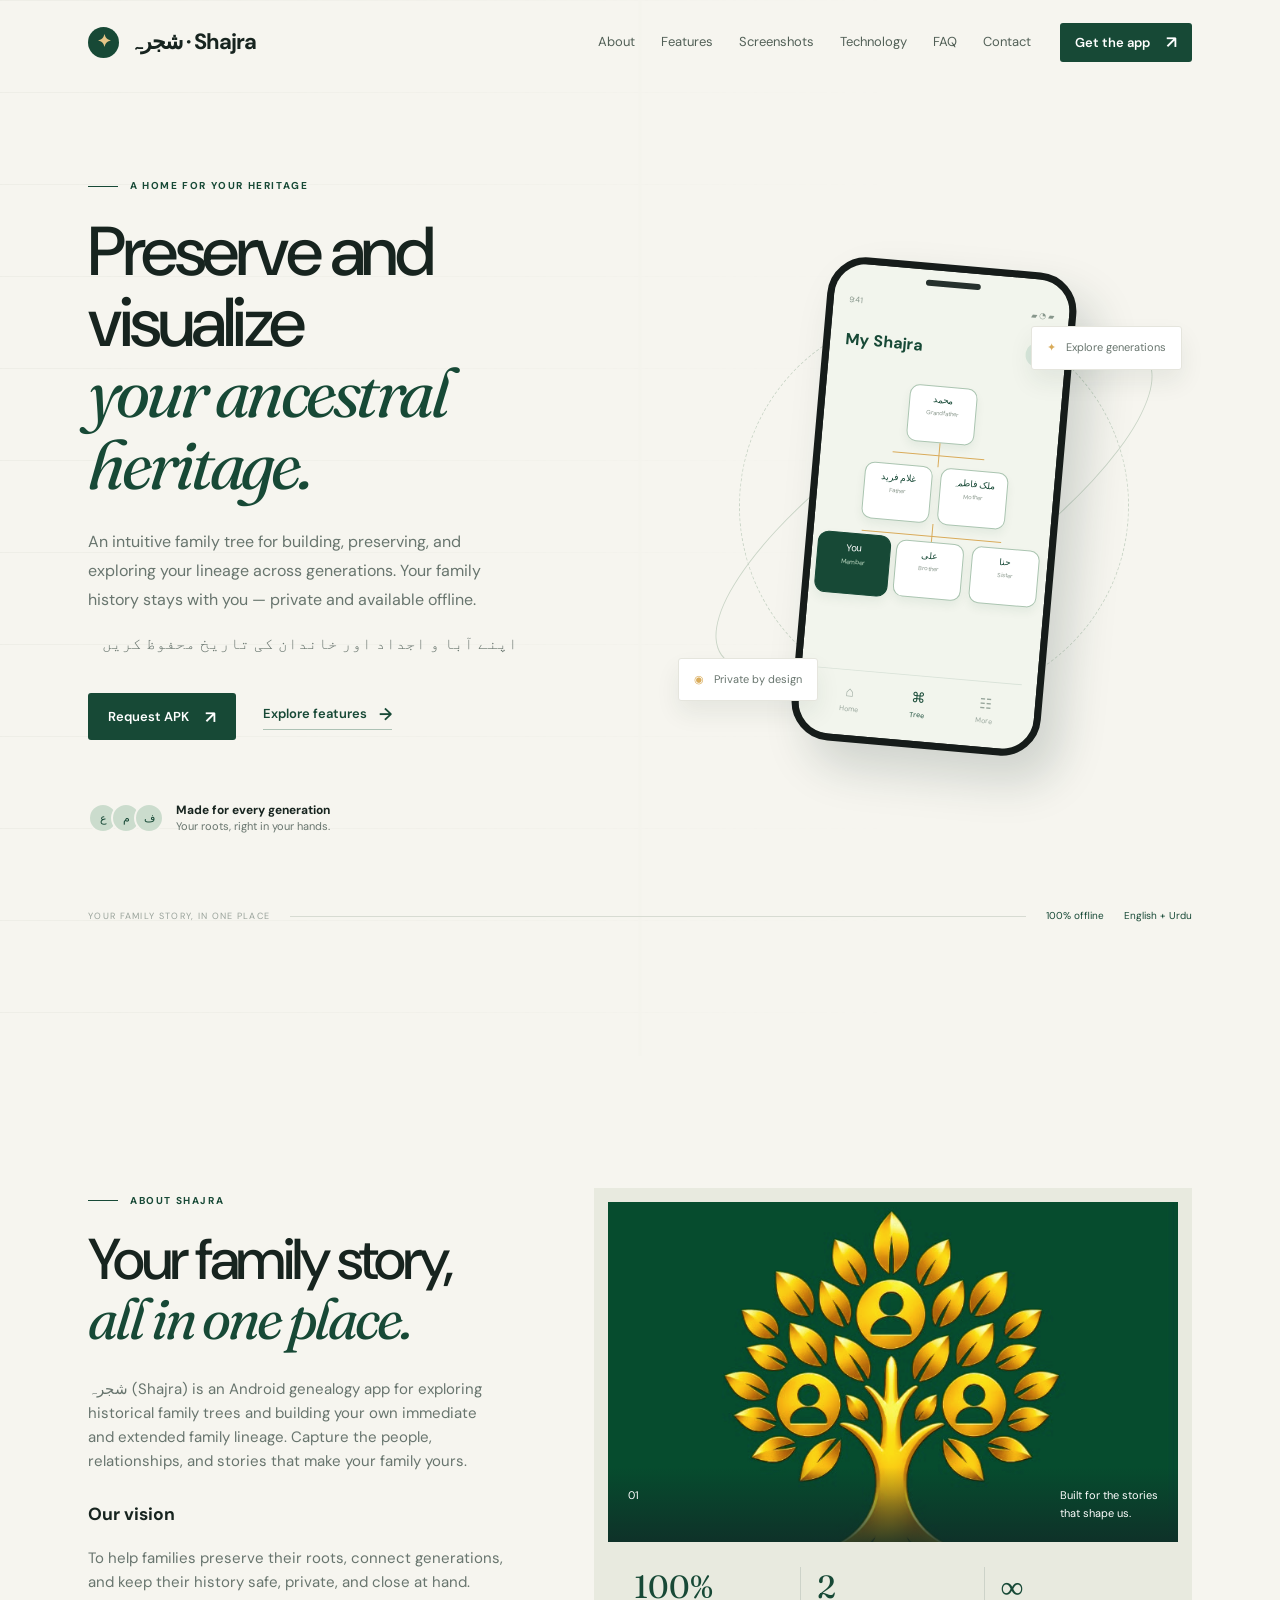
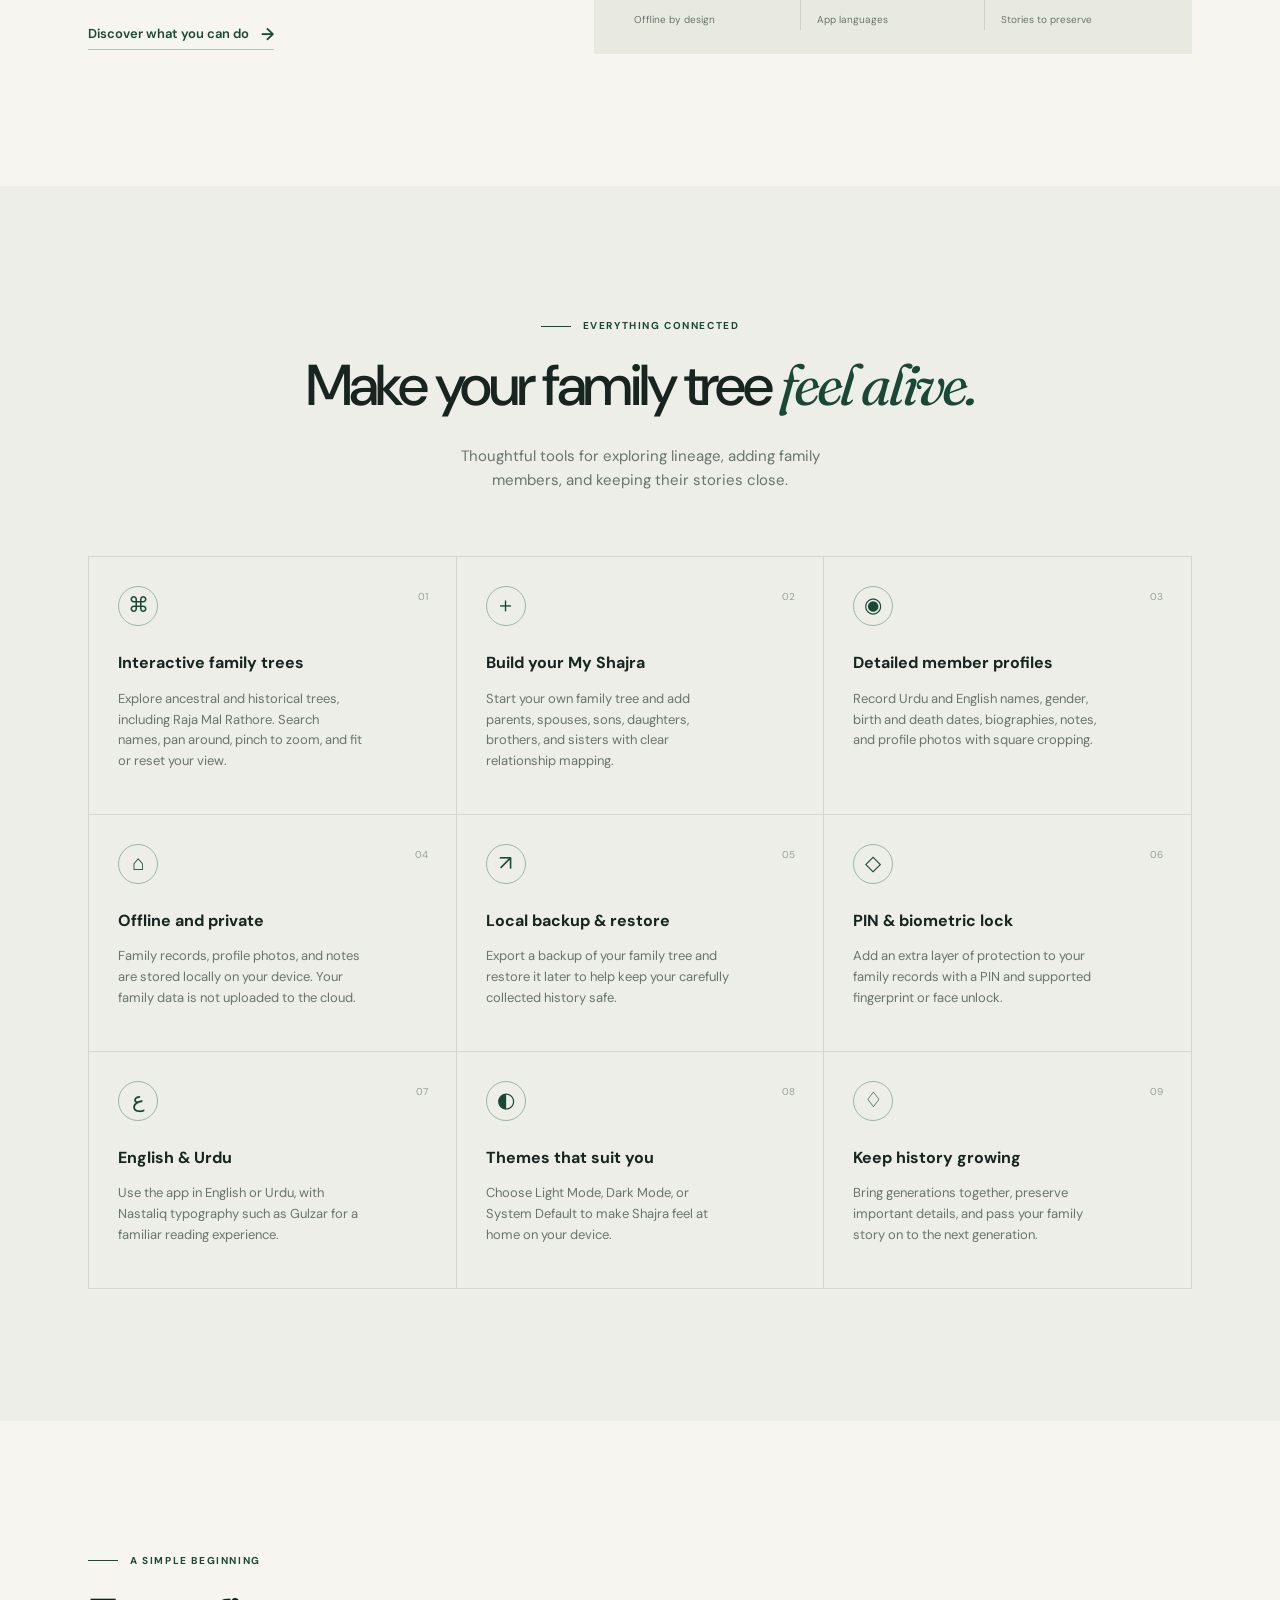
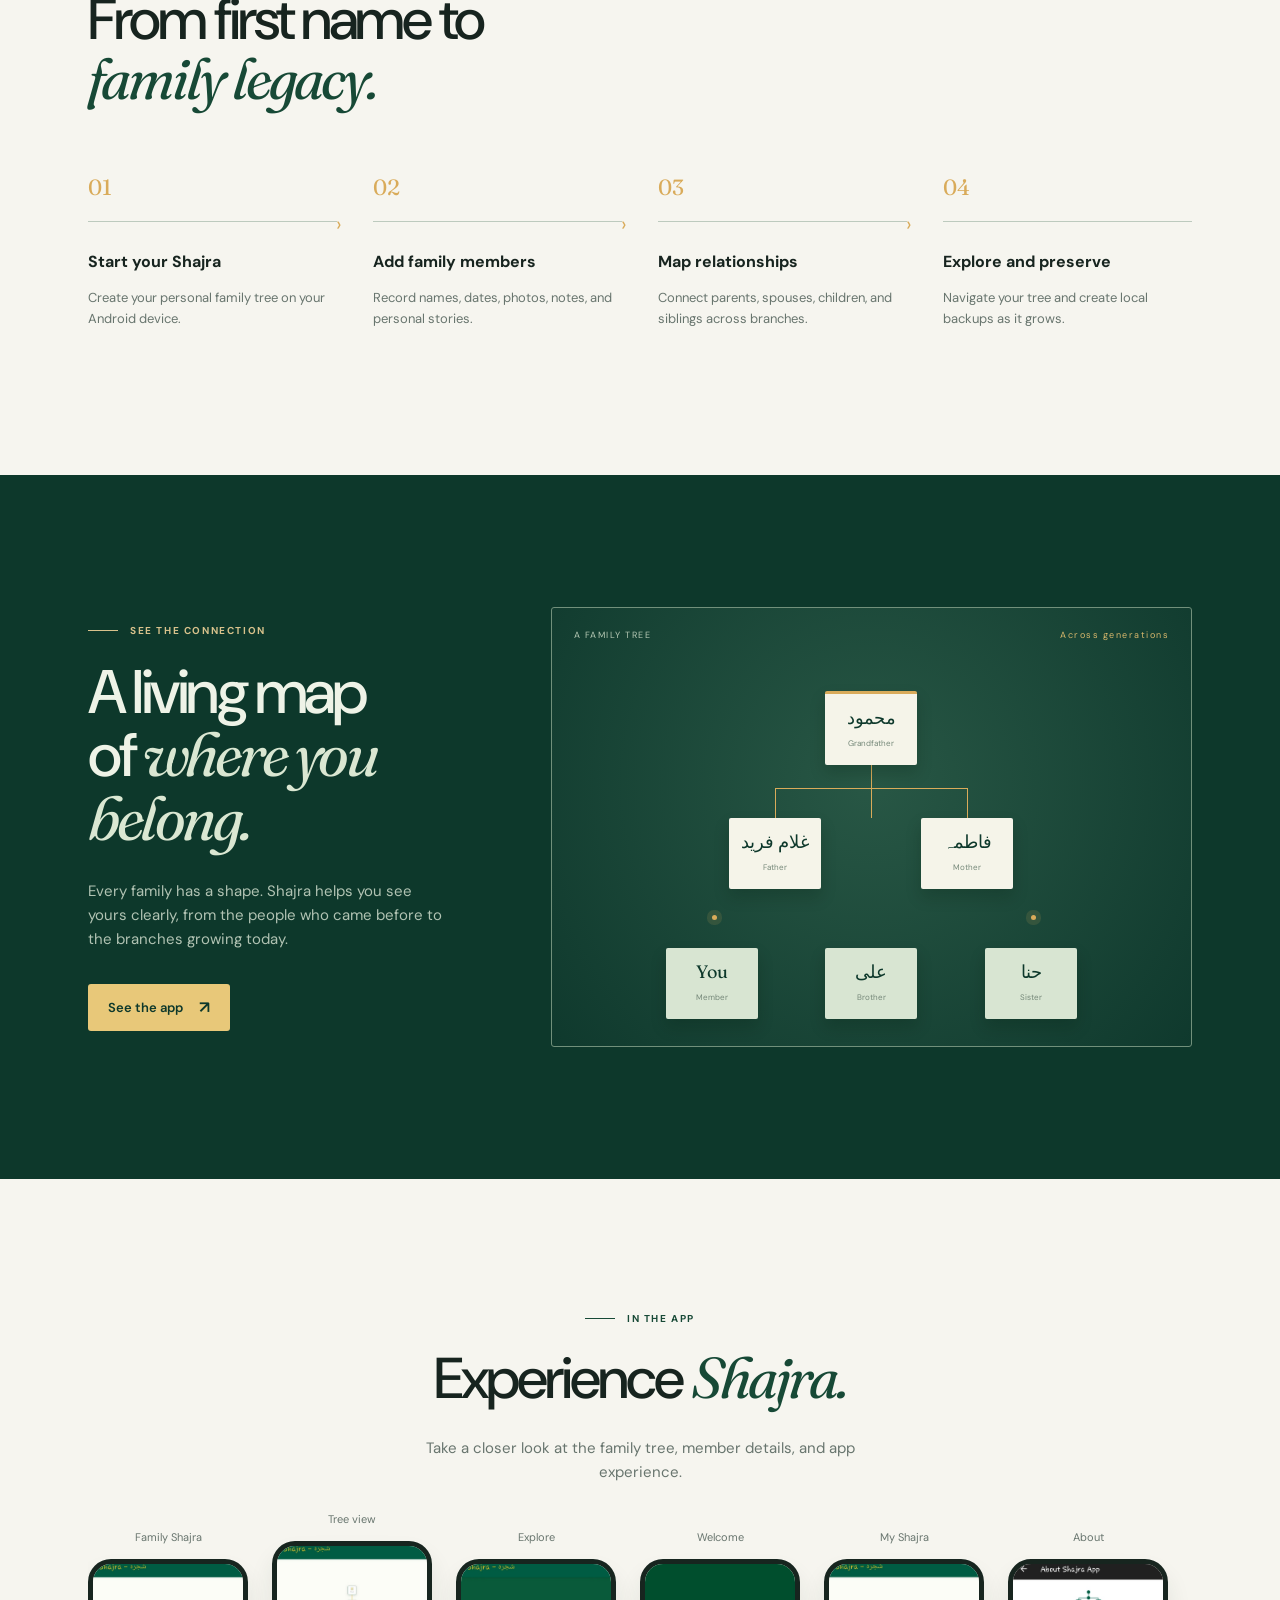
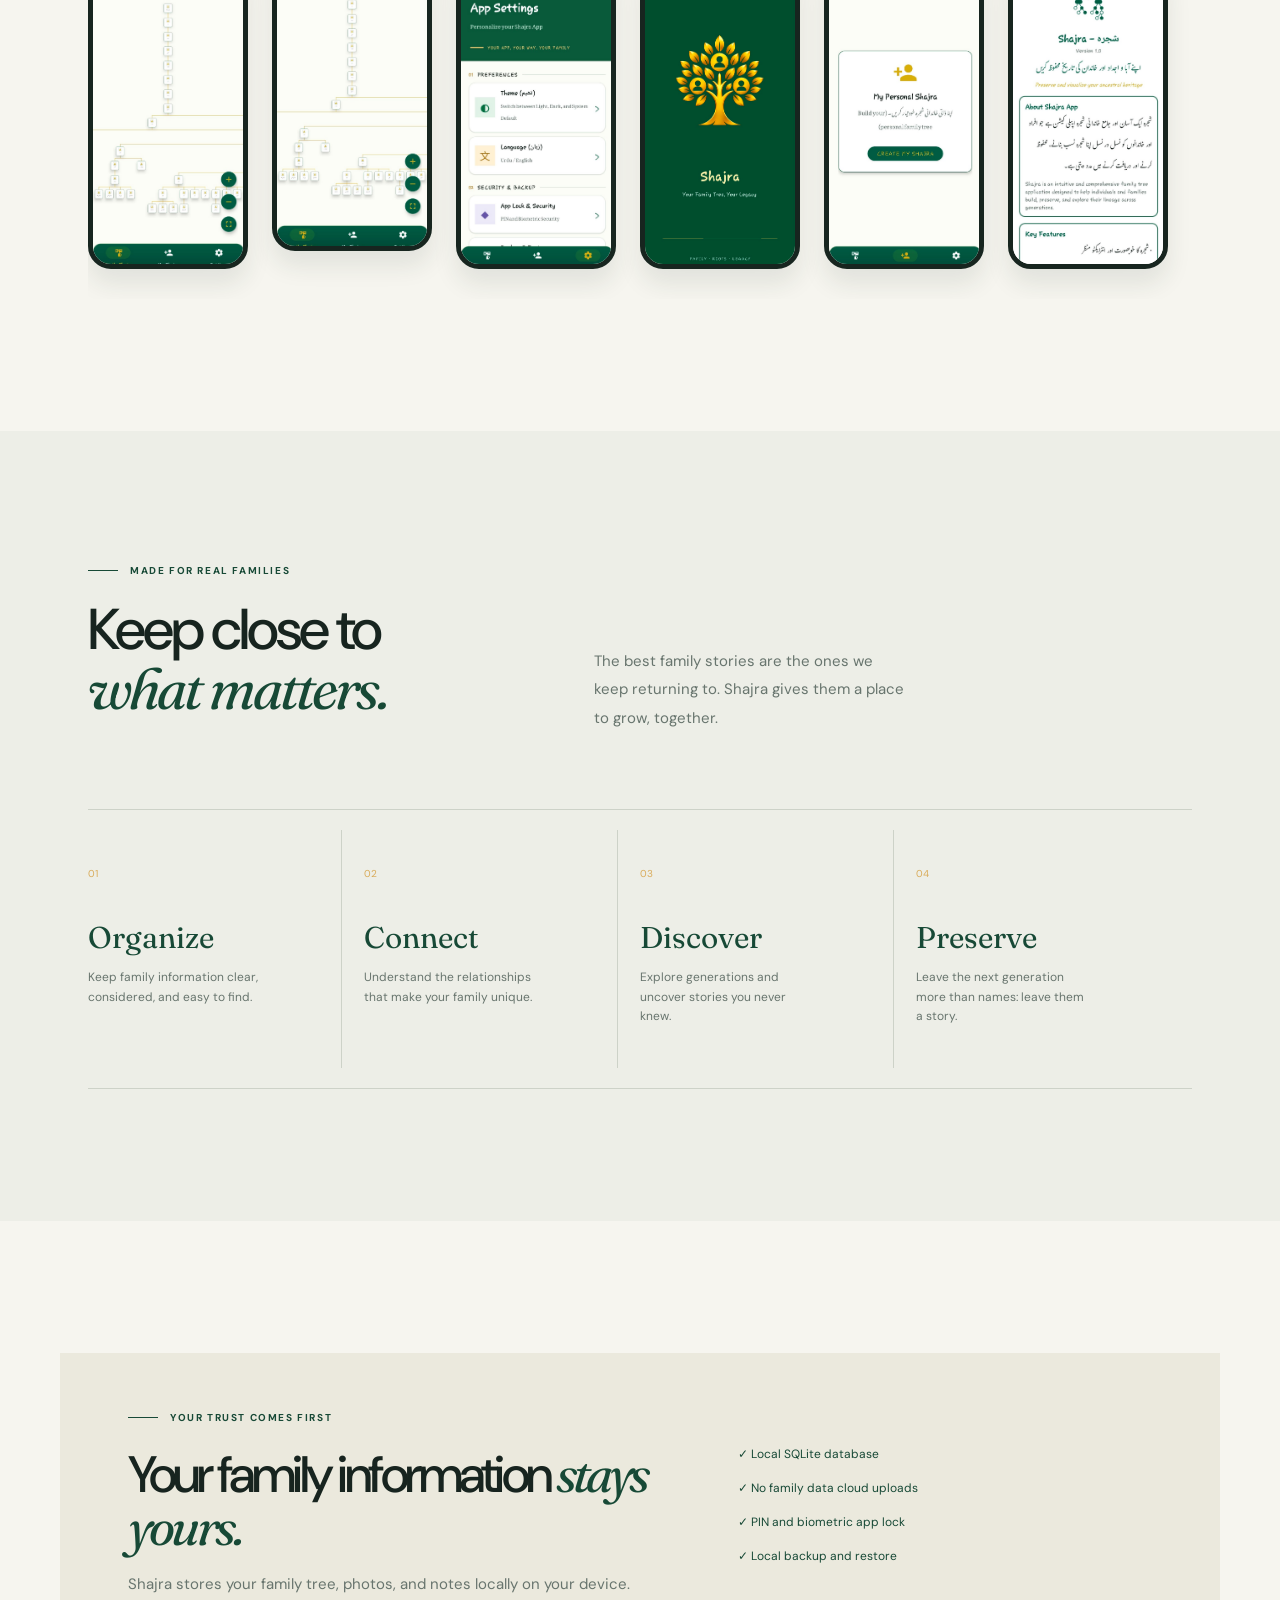
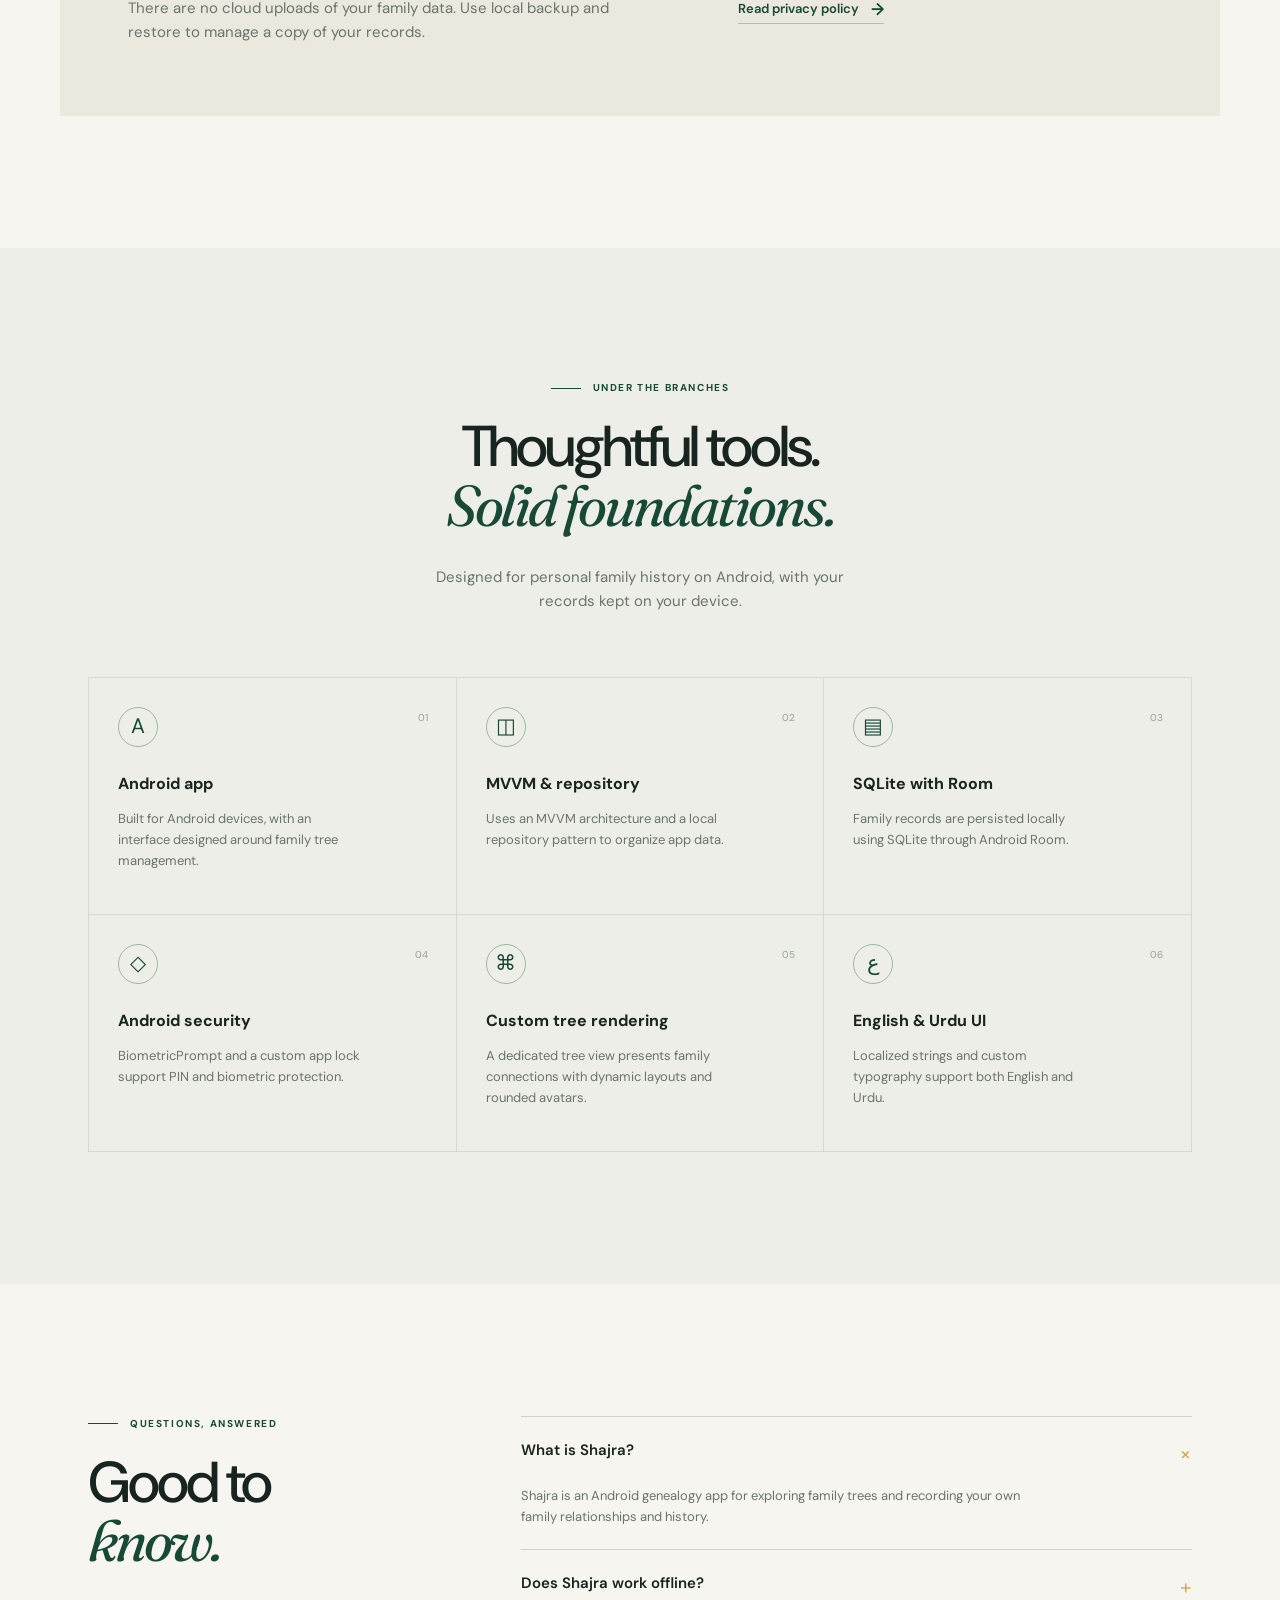
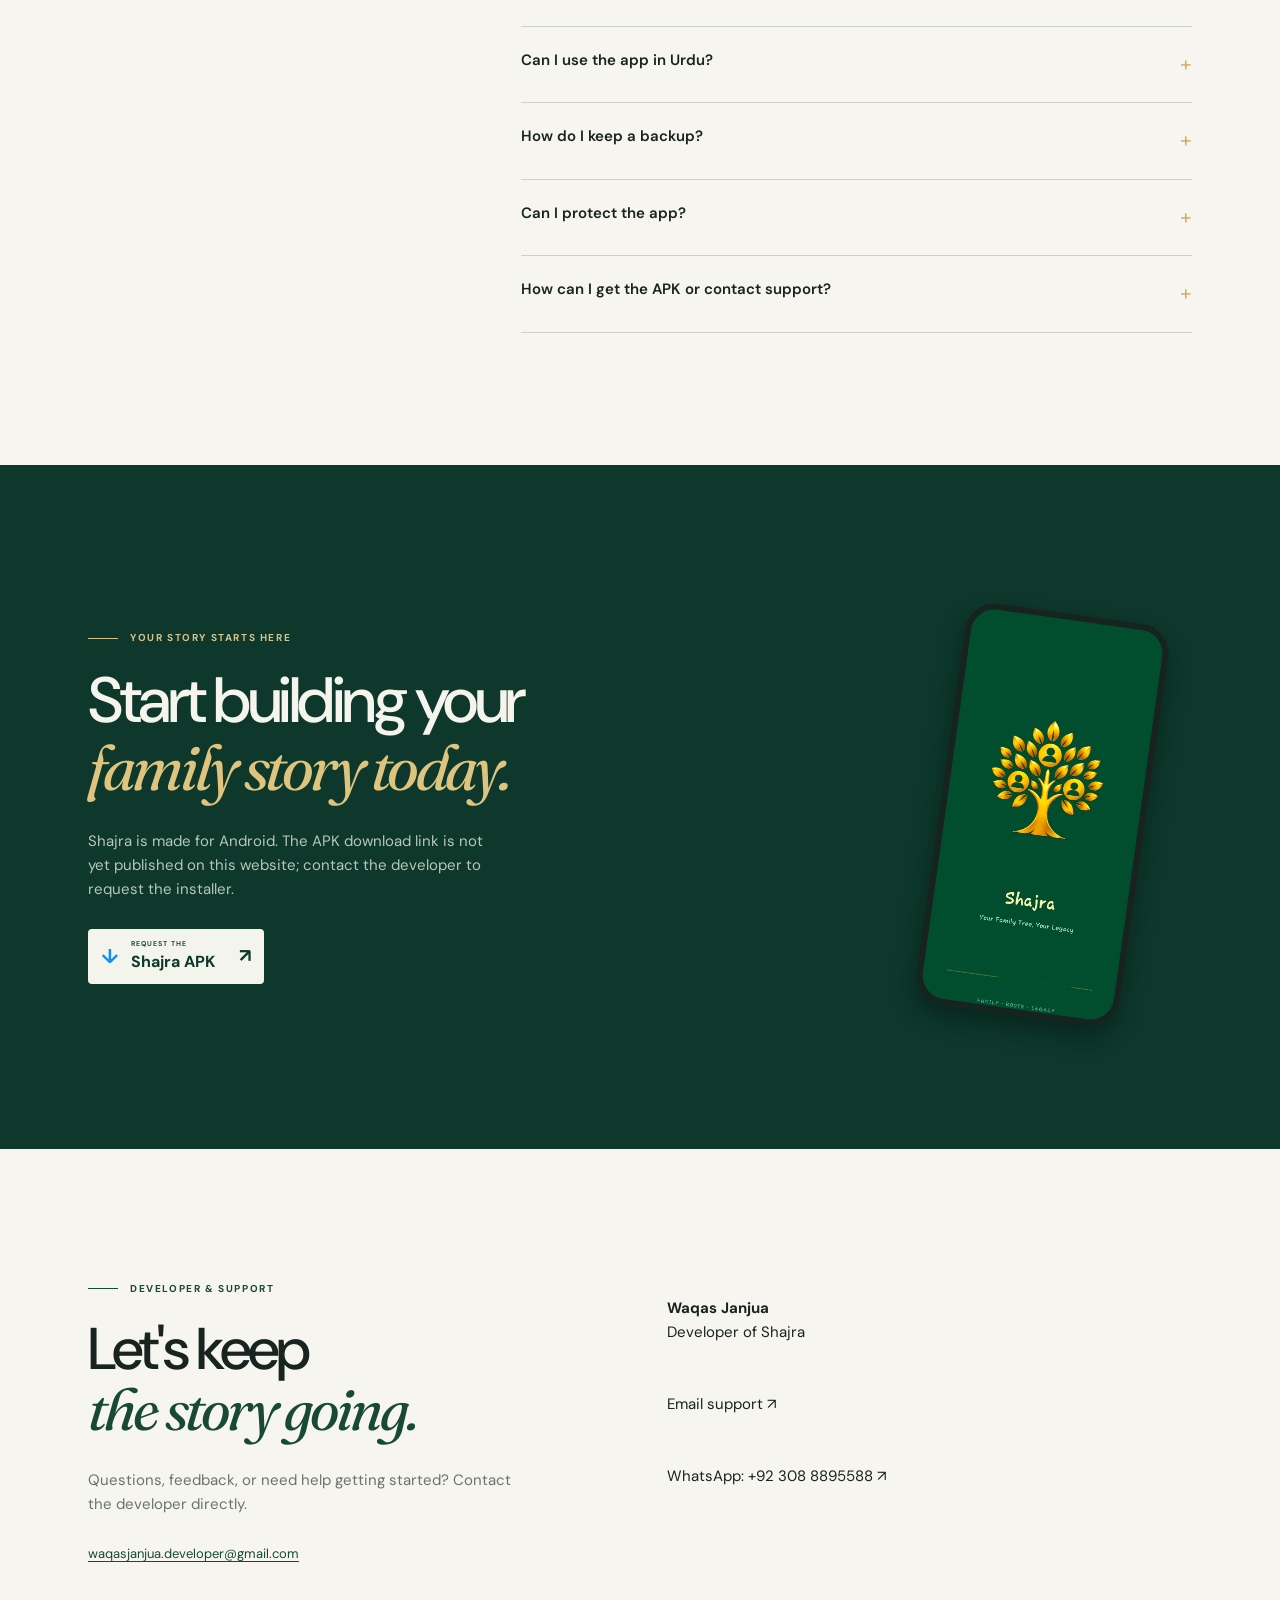
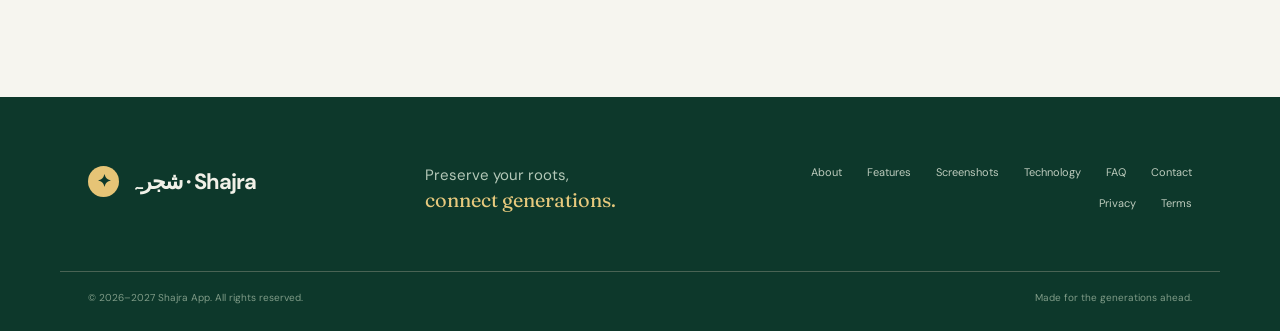
<file: index.html>
<!doctype html>
<html lang="en">
<head>
  <meta charset="UTF-8" />
  <meta name="viewport" content="width=device-width, initial-scale=1.0" />
  <title>شجرہ - Shajra | Family Tree &amp; Genealogy App</title>
  <meta name="description" content="Preserve and visualize your ancestral heritage with Shajra, an offline-first Android family tree app. Build your family history privately in Urdu or English." />
  <meta property="og:title" content="شجرہ - Shajra | Family Tree &amp; Genealogy App" />
  <meta property="og:description" content="Preserve and visualize your ancestral heritage — privately, offline, and across generations." />
  <meta property="og:type" content="website" />
  <link rel="icon" href="images/icon.png" type="image/jpeg" />
  <link rel="stylesheet" href="styles.css" />
</head>
<body>
  <header class="site-header" id="top">
    <nav class="nav container" aria-label="Main navigation">
      <a class="brand" href="#top" aria-label="Shajra home"><span class="brand-mark">✦</span><span>شجرہ · Shajra</span></a>
      <button class="menu-toggle" aria-expanded="false" aria-controls="nav-links" aria-label="Open navigation"><span></span><span></span></button>
      <div class="nav-links" id="nav-links">
        <a href="#about">About</a><a href="#features">Features</a><a href="#screenshots">Screenshots</a><a href="#technology">Technology</a><a href="#faq">FAQ</a><a href="#contact">Contact</a>
        <a class="button button-small" href="#download">Get the app <span>↗</span></a>
      </div>
    </nav>
  </header>

  <main>
    <section class="hero section-pad" id="home">
      <div class="hero-pattern"></div>
      <div class="container hero-grid">
        <div class="hero-copy reveal">
          <p class="eyebrow"><span class="eyebrow-line"></span> A home for your heritage</p>
          <h1>Preserve and visualize<br /><em>your ancestral heritage.</em></h1>
          <p class="hero-lede">An intuitive family tree for building, preserving, and exploring your lineage across generations. Your family history stays with you — private and available offline.</p>
          <p lang="ur" dir="rtl" class="hero-lede">اپنے آبا و اجداد اور خاندان کی تاریخ محفوظ کریں</p>
          <div class="hero-actions"><a class="button" href="mailto:waqasjanjua.developer@gmail.com?subject=Shajra%20APK%20request">Request APK <span>↗</span></a><a class="text-link" href="#features">Explore features <span>→</span></a></div>
          <div class="hero-note"><span class="avatar-stack"><i>ع</i><i>م</i><i>ف</i></span><span><strong>Made for every generation</strong><br />Your roots, right in your hands.</span></div>
        </div>
        <div class="hero-visual reveal delay-1">
          <div class="orbit orbit-one"></div><div class="orbit orbit-two"></div>
          <div class="phone phone-hero"><div class="phone-speaker"></div><div class="phone-screen tree-screen"><div class="status"><span>9:41</span><span>▰ ◔ ▰</span></div><div class="app-head"><span>My Shajra</span><span class="round-icon">＋</span></div><div class="mini-tree"><div class="tree-branch top-branch"><span class="node root-node">محمد<br /><small>Grandfather</small></span></div><div class="tree-line"></div><div class="tree-branch mid-branch"><span class="node">غلام فرید<br /><small>Father</small></span><span class="node">ملک فاطمہ<br /><small>Mother</small></span></div><div class="tree-line short"></div><div class="tree-branch child-branch"><span class="node active">You<br /><small>Member</small></span><span class="node">علی<br /><small>Brother</small></span><span class="node">حنا<br /><small>Sister</small></span></div></div><div class="screen-nav"><span>⌂<small>Home</small></span><span class="selected">⌘<small>Tree</small></span><span>☷<small>More</small></span></div></div></div>
          <div class="float-label label-top"><span>✦</span> Explore generations</div><div class="float-label label-bottom"><span>◉</span> Private by design</div>
        </div>
      </div>
      <div class="container trust-row"><span>YOUR FAMILY STORY, IN ONE PLACE</span><div class="trust-rule"></div><span>100% offline</span><span>English + Urdu</span></div>
    </section>

    <section class="about section-pad" id="about">
      <div class="container two-col">
        <div class="section-intro reveal">
          <p class="eyebrow"><span class="eyebrow-line"></span> About Shajra</p>
          <h2>Your family story,<br /><em>all in one place.</em></h2>
          <p>شجرہ (Shajra) is an Android genealogy app for exploring historical family trees and building your own immediate and extended family lineage. Capture the people, relationships, and stories that make your family yours.</p>
          <h3>Our vision</h3>
          <p>To help families preserve their roots, connect generations, and keep their history safe, private, and close at hand.</p>
          <a class="text-link" href="#features">Discover what you can do <span>→</span></a>
        </div>
        <div class="about-card reveal delay-1">
          <div class="about-image"><img src="images/4.jpeg" alt="Shajra app welcome screen" /><div class="image-caption"><span>01</span><span>Built for the stories<br />that shape us.</span></div></div>
          <div class="stats"><div><strong>100%</strong><span>Offline by design</span></div><div><strong>2</strong><span>App languages</span></div><div><strong>∞</strong><span>Stories to preserve</span></div></div>
        </div>
      </div>
    </section>

    <section class="features section-pad soft-section" id="features">
      <div class="container">
        <div class="section-heading centered reveal"><p class="eyebrow"><span class="eyebrow-line"></span> Everything connected</p><h2>Make your family tree <em>feel alive.</em></h2><p>Thoughtful tools for exploring lineage, adding family members, and keeping their stories close.</p></div>
        <div class="feature-grid">
          <article class="feature-card reveal"><span class="feature-icon">⌘</span><h3>Interactive family trees</h3><p>Explore ancestral and historical trees, including Raja Mal Rathore. Search names, pan around, pinch to zoom, and fit or reset your view.</p><span class="card-number">01</span></article>
          <article class="feature-card reveal delay-1"><span class="feature-icon">＋</span><h3>Build your My Shajra</h3><p>Start your own family tree and add parents, spouses, sons, daughters, brothers, and sisters with clear relationship mapping.</p><span class="card-number">02</span></article>
          <article class="feature-card reveal delay-2"><span class="feature-icon">◉</span><h3>Detailed member profiles</h3><p>Record Urdu and English names, gender, birth and death dates, biographies, notes, and profile photos with square cropping.</p><span class="card-number">03</span></article>
          <article class="feature-card reveal"><span class="feature-icon">⌂</span><h3>Offline and private</h3><p>Family records, profile photos, and notes are stored locally on your device. Your family data is not uploaded to the cloud.</p><span class="card-number">04</span></article>
          <article class="feature-card reveal delay-1"><span class="feature-icon">↗</span><h3>Local backup &amp; restore</h3><p>Export a backup of your family tree and restore it later to help keep your carefully collected history safe.</p><span class="card-number">05</span></article>
          <article class="feature-card reveal delay-2"><span class="feature-icon">◇</span><h3>PIN &amp; biometric lock</h3><p>Add an extra layer of protection to your family records with a PIN and supported fingerprint or face unlock.</p><span class="card-number">06</span></article>
          <article class="feature-card reveal"><span class="feature-icon">ع</span><h3>English &amp; Urdu</h3><p>Use the app in English or Urdu, with Nastaliq typography such as Gulzar for a familiar reading experience.</p><span class="card-number">07</span></article>
          <article class="feature-card reveal delay-1"><span class="feature-icon">◐</span><h3>Themes that suit you</h3><p>Choose Light Mode, Dark Mode, or System Default to make Shajra feel at home on your device.</p><span class="card-number">08</span></article>
          <article class="feature-card reveal delay-2"><span class="feature-icon">♢</span><h3>Keep history growing</h3><p>Bring generations together, preserve important details, and pass your family story on to the next generation.</p><span class="card-number">09</span></article>
        </div>
      </div>
    </section>

    <section class="how section-pad" id="how">
      <div class="container"><div class="section-heading reveal"><p class="eyebrow"><span class="eyebrow-line"></span> A simple beginning</p><h2>From first name to<br /><em>family legacy.</em></h2></div>
        <div class="steps"><div class="step reveal"><span>01</span><div class="step-line"></div><h3>Start your Shajra</h3><p>Create your personal family tree on your Android device.</p></div><div class="step reveal delay-1"><span>02</span><div class="step-line"></div><h3>Add family members</h3><p>Record names, dates, photos, notes, and personal stories.</p></div><div class="step reveal delay-2"><span>03</span><div class="step-line"></div><h3>Map relationships</h3><p>Connect parents, spouses, children, and siblings across branches.</p></div><div class="step reveal delay-3"><span>04</span><div class="step-line"></div><h3>Explore and preserve</h3><p>Navigate your tree and create local backups as it grows.</p></div></div>
      </div>
    </section>

    <section class="tree-preview section-pad"><div class="container tree-layout"><div class="tree-copy reveal"><p class="eyebrow light"><span class="eyebrow-line"></span> See the connection</p><h2>A living map<br />of <em>where you belong.</em></h2><p>Every family has a shape. Shajra helps you see yours clearly, from the people who came before to the branches growing today.</p><a class="button button-light" href="#screenshots">See the app <span>↗</span></a></div><div class="tree-board reveal delay-1"><div class="board-label">A FAMILY TREE <span>Across generations</span></div><div class="connection c1"></div><div class="connection c2"></div><div class="connection c3"></div><div class="connection c4"></div><div class="family-node grand"><b>محمود</b><small>Grandfather</small></div><div class="family-node parent"><b>غلام فرید</b><small>Father</small></div><div class="family-node parent p2"><b>فاطمہ</b><small>Mother</small></div><div class="family-node child"><b>You</b><small>Member</small></div><div class="family-node child cchild"><b>علی</b><small>Brother</small></div><div class="family-node child cchild cchild2"><b>حنا</b><small>Sister</small></div><span class="board-dot d1"></span><span class="board-dot d2"></span></div></div></section>

    <section class="screenshots section-pad" id="screenshots"><div class="container"><div class="section-heading centered reveal"><p class="eyebrow"><span class="eyebrow-line"></span> In the app</p><h2>Experience <em>Shajra.</em></h2><p>Take a closer look at the family tree, member details, and app experience.</p></div><div class="shot-rail reveal"><div class="shot"><div class="shot-tag">Family Shajra</div><img src="images/1.jpeg" alt="Family Shajra tab in the Shajra Android app" /></div><div class="shot featured-shot"><div class="shot-tag">Tree view</div><img src="images/2.jpeg" alt="Interactive family tree in Shajra" /></div><div class="shot"><div class="shot-tag">Explore</div><img src="images/3.jpeg" alt="Family relationships in Shajra" /></div><div class="shot"><div class="shot-tag">Welcome</div><img src="images/4.jpeg" alt="Shajra app welcome screen" /></div><div class="shot"><div class="shot-tag">My Shajra</div><img src="images/5.jpeg" alt="Personal family tree in Shajra" /></div><div class="shot"><div class="shot-tag">About </div><img src="images/6.jpeg" alt="Family member profile in Shajra" /></div></div></div></section>

    <section class="why section-pad soft-section"><div class="container"><div class="two-col why-header"><div class="section-heading reveal"><p class="eyebrow"><span class="eyebrow-line"></span> Made for real families</p><h2>Keep close to<br /><em>what matters.</em></h2></div><p class="why-lede reveal delay-1">The best family stories are the ones we keep returning to. Shajra gives them a place to grow, together.</p></div><div class="why-grid"><article class="why-card reveal"><span>01</span><h3>Organize</h3><p>Keep family information clear, considered, and easy to find.</p></article><article class="why-card reveal delay-1"><span>02</span><h3>Connect</h3><p>Understand the relationships that make your family unique.</p></article><article class="why-card reveal delay-2"><span>03</span><h3>Discover</h3><p>Explore generations and uncover stories you never knew.</p></article><article class="why-card reveal delay-3"><span>04</span><h3>Preserve</h3><p>Leave the next generation more than names: leave them a story.</p></article></div></div></section>

    <section class="privacy section-pad"><div class="container privacy-box reveal"><div><p class="eyebrow"><span class="eyebrow-line"></span> Your trust comes first</p><h2>Your family information <em>stays yours.</em></h2><p>Shajra stores your family tree, photos, and notes locally on your device. There are no cloud uploads of your family data. Use local backup and restore to manage a copy of your records.</p></div><div class="privacy-points"><span>✓ Local SQLite database</span><span>✓ No family data cloud uploads</span><span>✓ PIN and biometric app lock</span><span>✓ Local backup and restore</span><a class="text-link" href="privacy-policy.html">Read privacy policy <span>→</span></a></div></div></section>

    <section class="features section-pad soft-section" id="technology"><div class="container"><div class="section-heading centered reveal"><p class="eyebrow"><span class="eyebrow-line"></span> Under the branches</p><h2>Thoughtful tools.<br /><em>Solid foundations.</em></h2><p>Designed for personal family history on Android, with your records kept on your device.</p></div><div class="feature-grid"><article class="feature-card reveal"><span class="feature-icon">A</span><h3>Android app</h3><p>Built for Android devices, with an interface designed around family tree management.</p><span class="card-number">01</span></article><article class="feature-card reveal delay-1"><span class="feature-icon">◫</span><h3>MVVM &amp; repository</h3><p>Uses an MVVM architecture and a local repository pattern to organize app data.</p><span class="card-number">02</span></article><article class="feature-card reveal delay-2"><span class="feature-icon">▤</span><h3>SQLite with Room</h3><p>Family records are persisted locally using SQLite through Android Room.</p><span class="card-number">03</span></article><article class="feature-card reveal"><span class="feature-icon">◇</span><h3>Android security</h3><p>BiometricPrompt and a custom app lock support PIN and biometric protection.</p><span class="card-number">04</span></article><article class="feature-card reveal delay-1"><span class="feature-icon">⌘</span><h3>Custom tree rendering</h3><p>A dedicated tree view presents family connections with dynamic layouts and rounded avatars.</p><span class="card-number">05</span></article><article class="feature-card reveal delay-2"><span class="feature-icon">ع</span><h3>English &amp; Urdu UI</h3><p>Localized strings and custom typography support both English and Urdu.</p><span class="card-number">06</span></article></div></div></section>

    <section class="faq section-pad" id="faq"><div class="container faq-layout"><div class="section-heading reveal"><p class="eyebrow"><span class="eyebrow-line"></span> Questions, answered</p><h2>Good to<br /><em>know.</em></h2></div><div class="accordion reveal delay-1"><details open><summary>What is Shajra?<span>+</span></summary><p>Shajra is an Android genealogy app for exploring family trees and recording your own family relationships and history.</p></details><details><summary>Does Shajra work offline?<span>+</span></summary><p>Yes. Family tree records, photos, and notes are stored locally on your device, and your family data is not uploaded to the cloud.</p></details><details><summary>Can I use the app in Urdu?<span>+</span></summary><p>Yes. Shajra supports both Urdu and English, including Urdu names and localized app text.</p></details><details><summary>How do I keep a backup?<span>+</span></summary><p>Use the app's local backup and restore tools to export your family tree and restore it when needed.</p></details><details><summary>Can I protect the app?<span>+</span></summary><p>Shajra supports app locking with a PIN and device-supported biometric authentication.</p></details><details><summary>How can I get the APK or contact support?<span>+</span></summary><p>Email <a href="mailto:waqasjanjua.developer@gmail.com">waqasjanjua.developer@gmail.com</a> to request the APK or get help.</p></details></div></div></section>

    <section class="download section-pad" id="download"><div class="container download-box"><div class="download-copy reveal"><p class="eyebrow light"><span class="eyebrow-line"></span> Your story starts here</p><h2>Start building your<br /><em>family story today.</em></h2><p>Shajra is made for Android. The APK download link is not yet published on this website; contact the developer to request the installer.</p><a class="store-button" href="mailto:waqasjanjua.developer@gmail.com?subject=Shajra%20APK%20request"><span class="play-symbol">↓</span><span><small>REQUEST THE</small>Shajra APK</span><b>↗</b></a></div><div class="download-phone reveal delay-1"><img src="images/4.jpeg" alt="Shajra app for Android" /></div></div></section>

    <section class="contact section-pad" id="contact"><div class="container contact-layout"><div class="section-heading reveal"><p class="eyebrow"><span class="eyebrow-line"></span> Developer &amp; support</p><h2>Let's keep<br /><em>the story going.</em></h2><p>Questions, feedback, or need help getting started? Contact the developer directly.</p><a class="email-link" href="mailto:waqasjanjua.developer@gmail.com">waqasjanjua.developer@gmail.com</a></div><div class="contact-form reveal delay-1"><p><strong>Waqas Janjua</strong><br />Developer of Shajra</p><p><a href="mailto:waqasjanjua.developer@gmail.com">Email support ↗</a></p><p><a href="https://wa.me/923088895588">WhatsApp: +92 308 8895588 ↗</a></p></div></div></section>
  </main>

  <footer class="footer"><div class="container footer-top"><a class="brand footer-brand" href="#top"><span class="brand-mark">✦</span><span>شجرہ · Shajra</span></a><p>Preserve your roots,<br /><em>connect generations.</em></p><div class="footer-links"><a href="#about">About</a><a href="#features">Features</a><a href="#screenshots">Screenshots</a><a href="#technology">Technology</a><a href="#faq">FAQ</a><a href="#contact">Contact</a><a href="privacy-policy.html">Privacy</a><a href="terms.html">Terms</a></div></div><div class="container footer-bottom"><span>© 2026–2027 Shajra App. All rights reserved.</span><span>Made for the generations ahead.</span></div></footer>
  <script src="script.js"></script>
</body>
</html>
</file>
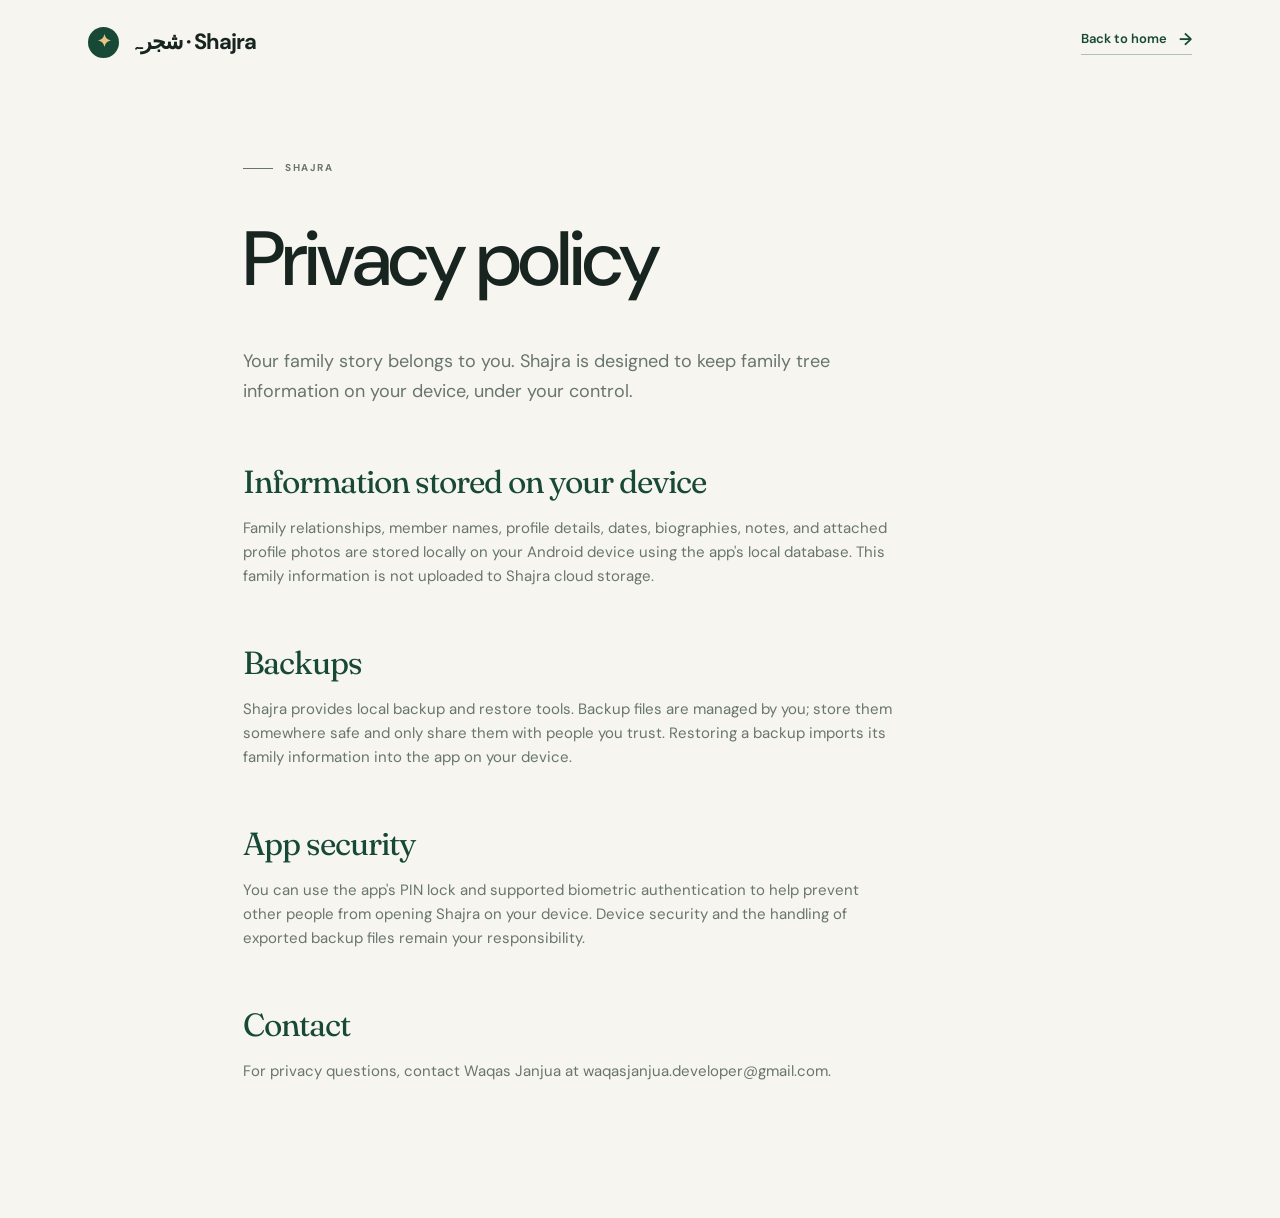
<file: privacy-policy.html>
<!doctype html>
<html lang="en">
<head>
  <meta charset="UTF-8">
  <meta name="viewport" content="width=device-width, initial-scale=1.0">
  <title>Privacy Policy | Shajra</title>
  <meta name="description" content="Learn how Shajra stores and protects family tree information on your device.">
  <link rel="stylesheet" href="styles.css">
</head>
<body class="legal-page">
  <header class="site-header">
    <nav class="nav container" aria-label="Main navigation">
      <a class="brand" href="index.html"><span class="brand-mark">✦</span><span>شجرہ · Shajra</span></a>
      <a class="text-link" href="index.html">Back to home <span>→</span></a>
    </nav>
  </header>
  <main class="legal-content container">
    <p class="eyebrow"><span class="eyebrow-line"></span> Shajra</p>
    <h1>Privacy policy</h1>
    <p class="legal-lede">Your family story belongs to you. Shajra is designed to keep family tree information on your device, under your control.</p>
    <h2>Information stored on your device</h2>
    <p>Family relationships, member names, profile details, dates, biographies, notes, and attached profile photos are stored locally on your Android device using the app's local database. This family information is not uploaded to Shajra cloud storage.</p>
    <h2>Backups</h2>
    <p>Shajra provides local backup and restore tools. Backup files are managed by you; store them somewhere safe and only share them with people you trust. Restoring a backup imports its family information into the app on your device.</p>
    <h2>App security</h2>
    <p>You can use the app's PIN lock and supported biometric authentication to help prevent other people from opening Shajra on your device. Device security and the handling of exported backup files remain your responsibility.</p>
    <h2>Contact</h2>
    <p>For privacy questions, contact Waqas Janjua at <a href="mailto:waqasjanjua.developer@gmail.com">waqasjanjua.developer@gmail.com</a>.</p>
  </main>
</body>
</html>
</file>
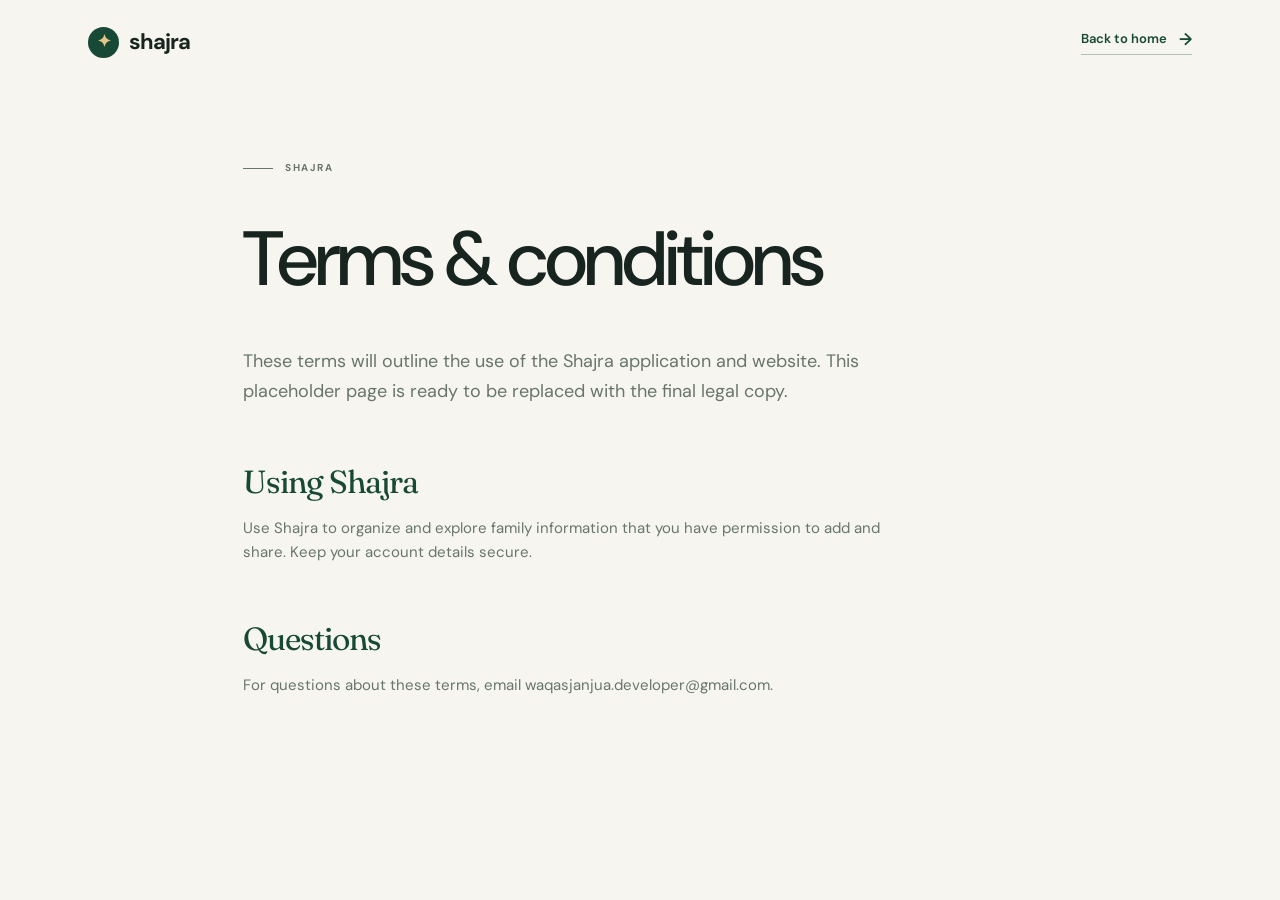
<file: terms.html>
<!doctype html><html lang="en"><head><meta charset="UTF-8"><meta name="viewport" content="width=device-width, initial-scale=1.0"><title>Terms | Shajra</title><link rel="stylesheet" href="styles.css"></head><body class="legal-page"><header class="site-header"><nav class="nav container"><a class="brand" href="/"><span class="brand-mark">✦</span><span>shajra</span></a><a class="text-link" href="/">Back to home <span>→</span></a></nav></header><main class="legal-content container"><p class="eyebrow"><span class="eyebrow-line"></span> Shajra</p><h1>Terms &amp; conditions</h1><p class="legal-lede">These terms will outline the use of the Shajra application and website. This placeholder page is ready to be replaced with the final legal copy.</p><h2>Using Shajra</h2><p>Use Shajra to organize and explore family information that you have permission to add and share. Keep your account details secure.</p><h2>Questions</h2><p>For questions about these terms, email <a href="mailto:waqasjanjua.developer@gmail.com">waqasjanjua.developer@gmail.com</a>.</p></main></body></html>
</file>
<file: styles.css>
@import url('https://fonts.googleapis.com/css2?family=DM+Sans:wght@400;500;600;700&family=Fraunces:opsz,wght@9..144,400;9..144,500&display=swap');
:root{--ink:#17241f;--muted:#68756e;--paper:#f6f5ef;--cream:#ebe9dd;--white:#fff;--green:#174936;--green-2:#0d382b;--mint:#cbdccd;--blue:#168df0;--gold:#d9ab5a;--line:#d6d9d0;--serif:'Fraunces',Georgia,serif;--sans:'DM Sans',sans-serif;--max:1160px}
*{box-sizing:border-box}html{scroll-behavior:smooth}body{margin:0;background:var(--paper);color:var(--ink);font:15px/1.6 var(--sans);overflow-x:hidden}a{color:inherit;text-decoration:none}img{display:block;max-width:100%}.container{max-width:var(--max);margin:auto;padding:0 28px}.section-pad{padding:132px 0}.site-header{position:fixed;z-index:10;top:0;left:0;width:100%;transition:.3s}.site-header.scrolled{background:rgba(246,245,239,.84);backdrop-filter:blur(14px);box-shadow:0 1px 0 #fff5}.nav{height:84px;display:flex;align-items:center;justify-content:space-between}.brand{display:flex;align-items:center;gap:10px;font-size:22px;font-weight:700;letter-spacing:-1px}.brand-mark{width:31px;height:31px;display:grid;place-items:center;border-radius:50%;background:var(--green);color:#e5c687;font-size:17px}.nav-links{display:flex;align-items:center;gap:26px;font-size:13px;color:#526057}.nav-links a:not(.button):hover,.footer-links a:hover{color:var(--green)}.button{display:inline-flex;align-items:center;justify-content:center;gap:16px;border:0;background:var(--green);color:#fff;border-radius:3px;padding:15px 20px;font:600 13px var(--sans);cursor:pointer;transition:.25s}.button:hover{background:#26624d;transform:translateY(-2px);box-shadow:0 8px 18px #17493622}.button span,.text-link span{font-size:17px;line-height:0}.button-small{padding:11px 15px;margin-left:3px}.text-link{display:inline-flex;gap:12px;align-items:center;font-size:13px;font-weight:600;color:var(--green);border-bottom:1px solid #adc2b5;padding-bottom:4px}.text-link:hover span{transform:translateX(4px)}.text-link span{transition:.2s}.menu-toggle{display:none;background:none;border:0}.hero{min-height:760px;position:relative;padding-top:178px;background:var(--paper)}.hero-pattern{position:absolute;inset:0;opacity:.35;background-image:linear-gradient(90deg,transparent 49.8%,#dfe0d7 50%,transparent 50.2%),linear-gradient(#dfe0d7 1px,transparent 1px);background-size:100% 100%,100% 92px;mask-image:linear-gradient(90deg,#000,transparent 70%)}.hero-grid{position:relative;display:grid;grid-template-columns:1fr 1fr;gap:70px;align-items:center}.eyebrow{display:flex;align-items:center;gap:12px;text-transform:uppercase;letter-spacing:1.6px;font-size:10px;font-weight:700;color:var(--green);margin:0 0 22px}.eyebrow-line{width:30px;height:1px;background:currentColor;display:inline-block}.hero h1,h2{font-size:clamp(46px,5.4vw,77px);line-height:1.02;letter-spacing:-3.5px;margin:0 0 28px;font-weight:500}.hero h1 em,h2 em,.section-heading em{font-family:var(--serif);font-weight:400;color:var(--green)}.hero-lede{max-width:430px;color:var(--muted);font-size:16px;line-height:1.8}.hero-actions{display:flex;align-items:center;gap:27px;margin-top:34px}.hero-note{display:flex;align-items:center;gap:12px;margin-top:62px;font-size:11px;color:var(--muted);line-height:1.4}.hero-note strong{color:var(--ink);font-size:12px}.avatar-stack{display:flex}.avatar-stack i{width:30px;height:30px;display:grid;place-items:center;background:var(--mint);border:2px solid var(--paper);border-radius:50%;font-style:normal;color:var(--green);margin-left:-7px}.avatar-stack i:first-child{margin-left:0}.hero-visual{height:490px;position:relative;display:grid;place-items:center}.phone{background:#161c1a;border:7px solid #161c1a;border-radius:39px;box-shadow:20px 24px 46px #18352b2d;position:relative;overflow:hidden}.phone-hero{width:250px;height:485px;transform:rotate(5deg);animation:float 5s ease-in-out infinite}.phone-speaker{position:absolute;top:10px;left:50%;transform:translateX(-50%);height:6px;width:55px;border-radius:10px;background:#26312d;z-index:2}.phone-screen{height:100%;overflow:hidden;border-radius:29px}.tree-screen{background:#f2f5ed;color:var(--green);padding:30px 15px 10px}.status{display:flex;justify-content:space-between;font-size:8px;color:#87968b}.app-head{display:flex;justify-content:space-between;align-items:center;padding:20px 0 17px;font-size:16px;font-weight:700}.round-icon{background:#d8e7db;width:25px;height:25px;display:grid;place-items:center;border-radius:50%;font-size:17px}.mini-tree{height:300px;display:flex;flex-direction:column;align-items:center;padding-top:10px}.tree-branch{display:flex;gap:8px;justify-content:center}.node{width:68px;min-height:57px;padding:8px 3px;border:1px solid #abc5b1;border-radius:10px;background:#fff;text-align:center;font-size:9px;line-height:1.3;box-shadow:0 5px 10px #17493610}.node small{font-size:6px;color:#8b998e}.node.active{background:var(--green);color:#fff;border-color:var(--green);transform:scale(1.08)}.node.active small{color:#bed9c3}.tree-line{width:1px;height:24px;background:var(--gold);position:relative}.tree-line:after{content:'';position:absolute;left:-46px;top:12px;width:92px;height:1px;background:var(--gold)}.tree-line.short{height:18px}.tree-line.short:after{left:-70px;width:140px}.screen-nav{display:flex;justify-content:space-around;border-top:1px solid #dae3d9;padding-top:10px;margin-top:auto;color:#97a59b;font-size:14px;text-align:center}.screen-nav small{display:block;font-size:7px}.screen-nav .selected{color:var(--green)}.orbit{position:absolute;border:1px solid #cbd6c8;border-radius:50%;width:390px;height:390px}.orbit-one{transform:rotate(32deg);border-style:dashed}.orbit-two{width:520px;height:170px;transform:rotate(-35deg)}.float-label{position:absolute;background:#fff;border:1px solid #e5e5dd;box-shadow:0 12px 24px #18352b13;padding:12px 15px;border-radius:3px;font-size:11px;color:var(--muted)}.float-label span{color:var(--gold);margin-right:7px}.label-top{top:65px;right:10px}.label-bottom{bottom:50px;left:3px}.trust-row{position:relative;display:flex;align-items:center;gap:20px;margin-top:74px;color:#98a29a;font-size:9px;letter-spacing:1.3px}.trust-row span:not(:first-child){color:var(--green);letter-spacing:0;font-size:10px}.trust-rule{height:1px;background:#d7dbd2;flex:1}.two-col{display:grid;grid-template-columns:.82fr 1.18fr;gap:90px;align-items:center}.section-intro h2,.section-heading h2{font-size:clamp(40px,4.5vw,62px);letter-spacing:-3px}.section-intro>p:not(.eyebrow),.section-heading>p:not(.eyebrow){color:var(--muted);max-width:430px;margin:0 0 27px}.about-card{background:#e8eadf;padding:14px}.about-image{position:relative;height:340px;overflow:hidden;background:#0e8ee7}.about-image img{width:100%;height:100%;object-fit:cover;object-position:center 35%;filter:saturate(.9)}.image-caption{position:absolute;bottom:0;left:0;right:0;padding:20px;display:flex;justify-content:space-between;color:#fff;background:linear-gradient(transparent,#102d28d9);font-size:11px}.stats{display:grid;grid-template-columns:repeat(3,1fr);padding:25px 10px 10px}.stats div{border-right:1px solid #cdd3c9;padding:0 16px}.stats div:last-child{border:0}.stats strong{display:block;font:32px var(--serif);color:var(--green)}.stats span{font-size:10px;color:var(--muted)}.soft-section{background:#edeee7}.section-heading.centered{text-align:center}.section-heading.centered .eyebrow{justify-content:center}.section-heading.centered>p:not(.eyebrow){margin-left:auto;margin-right:auto}.feature-grid{display:grid;grid-template-columns:repeat(3,1fr);gap:1px;background:#d4d8cd;margin-top:64px;border:1px solid #d4d8cd}.feature-card{position:relative;background:#edeee7;min-height:230px;padding:29px;transition:.25s}.feature-card:hover{background:#f7f7f2;transform:translateY(-4px);z-index:1;box-shadow:0 8px 20px #1d32221a}.feature-icon{width:40px;height:40px;display:grid;place-items:center;border:1px solid #9ab8a2;border-radius:50%;font-size:21px;color:var(--green);margin-bottom:24px}.feature-card h3,.step h3{font-size:16px;margin:0 0 10px}.feature-card p,.step p{font-size:13px;color:var(--muted);max-width:245px}.card-number{position:absolute;right:28px;top:32px;font-size:10px;color:#94a297}.how{background:var(--paper)}.steps{display:grid;grid-template-columns:repeat(4,1fr);gap:36px;margin-top:64px}.step{position:relative}.step>span{font:22px var(--serif);color:var(--gold)}.step-line{height:1px;background:#bdcabe;margin:19px 0 27px;position:relative}.step-line:after{content:'›';position:absolute;right:-5px;top:-13px;color:var(--gold);font-size:20px}.step:last-child .step-line:after{display:none}.tree-preview{background:var(--green-2);color:#eef3e7;overflow:hidden}.tree-layout{display:grid;grid-template-columns:.75fr 1.25fr;align-items:center;gap:78px}.light{color:#d8c28c}.tree-copy h2{font-size:clamp(43px,4.8vw,66px)}.tree-copy h2 em{color:#dae7d2}.tree-copy>p:not(.eyebrow){color:#b1c3b3;max-width:355px;margin-bottom:33px}.button-light{background:#e8c879;color:var(--green-2)}.button-light:hover{background:#f2d58e}.tree-board{height:440px;border:1px solid #71907b;position:relative;background:radial-gradient(circle at 50% 40%,#285745,#0f392d);border-radius:3px;overflow:hidden}.board-label{position:absolute;top:20px;left:22px;right:22px;display:flex;justify-content:space-between;font-size:9px;letter-spacing:1.5px;color:#b5c8b4}.board-label span{color:#d9b86c}.family-node{position:absolute;background:#f5f4e9;color:var(--green-2);width:92px;min-height:67px;padding:12px 5px;text-align:center;box-shadow:0 8px 16px #00170c33;border-radius:2px;z-index:1}.family-node b{display:block;font:18px var(--serif)}.family-node small{font-size:8px;color:#758879}.family-node.grand{top:83px;left:calc(50% - 46px);border-top:3px solid var(--gold)}.family-node.parent{top:210px;left:calc(35% - 46px)}.family-node.p2{left:calc(65% - 46px)}.family-node.child{top:340px;left:calc(25% - 46px);background:#d8e5d2}.family-node.cchild{left:calc(50% - 46px)}.family-node.cchild2{left:calc(75% - 46px)}.connection{position:absolute;background:var(--gold)}.c1{width:1px;height:60px;top:150px;left:50%}.c2{height:1px;width:30%;top:180px;left:35%}.c3{width:1px;height:30px;top:180px;left:35%}.c4{width:1px;height:30px;top:180px;left:65%}.board-dot{position:absolute;width:5px;height:5px;border-radius:50%;background:var(--gold);box-shadow:0 0 0 5px #d9ab5a22}.d1{left:25%;top:307px}.d2{left:75%;top:307px}.screenshots{overflow:hidden}.shot-rail{display:flex;gap:24px;overflow-x:auto;padding:18px 0 30px;scrollbar-color:var(--gold) transparent}.shot{flex:0 0 160px;position:relative}.shot img{width:100%;height:310px;object-fit:cover;border-radius:23px;border:5px solid #17251f;box-shadow:0 15px 25px #22352a18}.shot.featured-shot{margin-top:-18px}.shot-tag{text-align:center;font-size:11px;color:var(--muted);margin-bottom:12px}.why-header{align-items:end}.why-lede{color:var(--muted);max-width:310px;line-height:1.9}.why-grid{display:grid;grid-template-columns:repeat(4,1fr);border-top:1px solid #cdd2c8;border-bottom:1px solid #cdd2c8;margin-top:62px}.why-card{padding:30px 22px 30px 0;border-right:1px solid #cdd2c8;margin:20px 22px 20px 0}.why-card:last-child{border:0}.why-card span{font-size:10px;color:var(--gold)}.why-card h3{font:30px var(--serif);margin:35px 0 12px;color:var(--green)}.why-card p{font-size:12px;color:var(--muted);max-width:170px}.privacy-box{background:var(--cream);padding:57px 68px;display:grid;grid-template-columns:1.15fr .85fr;gap:50px}.privacy-box h2{font-size:clamp(36px,4vw,53px);margin-bottom:18px}.privacy-box p:not(.eyebrow){color:var(--muted);max-width:510px}.privacy-points{display:flex;flex-direction:column;justify-content:center;gap:15px;color:var(--green);font-size:12px}.privacy-points .text-link{margin-top:17px;width:max-content}.faq-layout{display:grid;grid-template-columns:.65fr 1.35fr;gap:110px}.accordion details{border-top:1px solid #cdd2c8;padding:21px 0}.accordion details:last-child{border-bottom:1px solid #cdd2c8}.accordion summary{list-style:none;display:flex;justify-content:space-between;cursor:pointer;font-weight:600;font-size:15px}.accordion summary::-webkit-details-marker{display:none}.accordion summary span{font-size:21px;font-weight:400;color:var(--gold);transition:.2s}.accordion details[open] summary span{transform:rotate(45deg)}.accordion p{color:var(--muted);font-size:13px;max-width:530px;margin:15px 0 0}.accordion a,.email-link{color:var(--green);text-decoration:underline;text-underline-offset:3px}.download{background:var(--green-2);color:#f6f5ed;overflow:hidden}.download-box{display:grid;grid-template-columns:1fr 300px;align-items:center;min-height:420px}.download h2{font-size:clamp(44px,5vw,69px)}.download h2 em{color:#dfc47e}.download-copy>p:not(.eyebrow){color:#b6c8b8;max-width:420px;margin-bottom:28px}.store-button{display:inline-flex;align-items:center;gap:12px;background:#f3f4eb;color:var(--green-2);padding:9px 13px;border-radius:4px;font-size:16px;font-weight:700}.store-button small{display:block;font-size:7px;font-weight:600;letter-spacing:1px}.store-button b{font-size:19px;margin-left:12px}.play-symbol{font-size:20px;color:var(--blue)}.download-phone{height:420px;display:flex;justify-content:center;align-items:end}.download-phone img{height:405px;width:205px;object-fit:cover;object-position:50% 31%;border:6px solid #17231f;border-radius:30px;box-shadow:0 12px 25px #0005;transform:rotate(8deg)}.contact-layout{display:grid;grid-template-columns:.9fr 1.1fr;gap:150px}.contact .section-heading h2{font-size:clamp(42px,4.6vw,62px)}.contact .section-heading>p:not(.eyebrow){margin-bottom:25px}.email-link{font-size:13px}.contact-form{display:flex;flex-direction:column;gap:18px}.contact-form label{display:flex;flex-direction:column;gap:7px;font-size:11px;font-weight:700;color:var(--green)}input,textarea{background:transparent;border:0;border-bottom:1px solid #bfc9be;padding:9px 0;font:14px var(--sans);color:var(--ink);outline:0;resize:vertical}input:focus,textarea:focus{border-color:var(--green)}.contact-form .button{align-self:start;margin-top:12px}.form-status{color:var(--green);font-size:12px}.footer{background:var(--green-2);color:#f1f1e8;padding:67px 0 25px}.footer-top{display:grid;grid-template-columns:1fr 1fr 1.4fr;gap:30px;align-items:start}.footer-brand .brand-mark{background:#e6c476;color:var(--green-2)}.footer-top>p{margin:0;color:#b4c8b8;line-height:1.5}.footer-top em{font:20px var(--serif);color:#e7c97d}.footer-links{display:flex;flex-wrap:wrap;gap:13px 25px;justify-content:flex-end;font-size:11px;color:#bdcbbd}.footer-bottom{display:flex;justify-content:space-between;border-top:1px solid #496354;margin-top:58px;padding-top:18px;color:#7f9b87;font-size:10px}.reveal{opacity:0;transform:translateY(24px);transition:opacity .7s ease,transform .7s ease}.reveal.is-visible{opacity:1;transform:none}.delay-1{transition-delay:.12s}.delay-2{transition-delay:.22s}.delay-3{transition-delay:.32s}@keyframes float{0%,100%{transform:rotate(5deg) translateY(0)}50%{transform:rotate(3deg) translateY(-13px)}}.legal-page{background:var(--paper)}.legal-content{padding-top:160px;padding-bottom:120px;max-width:850px}.legal-content h1{font-size:clamp(48px,6vw,80px);font-weight:500;letter-spacing:-3px;margin:0 0 25px}.legal-content h2{font:32px var(--serif);letter-spacing:-1px;margin:55px 0 10px;color:var(--green)}.legal-content p{color:var(--muted);max-width:650px}.legal-lede{font-size:18px;line-height:1.7}
@media(max-width:850px){.nav-links{gap:15px}.nav-links a:not(.button){display:none}.hero-grid,.two-col,.tree-layout,.download-box,.contact-layout,.faq-layout{grid-template-columns:1fr;gap:50px}.hero{padding-top:140px}.hero-visual{height:520px}.about-card{max-width:650px}.steps{grid-template-columns:repeat(2,1fr);row-gap:40px}.step:nth-child(2) .step-line:after{display:none}.tree-copy{max-width:500px}.privacy-box{grid-template-columns:1fr;padding:42px 35px}.contact-layout{gap:55px}.download-box{padding-top:20px}.download-phone{display:none}.footer-top{grid-template-columns:1fr 1fr}.footer-links{grid-column:1/-1;justify-content:flex-start}.menu-toggle{display:none}}
@media(max-width:620px){.container{padding:0 20px}.section-pad{padding:88px 0}.site-header{background:rgba(246,245,239,.85)}.nav{height:70px}.menu-toggle{display:flex;width:37px;height:35px;flex-direction:column;justify-content:center;gap:6px;cursor:pointer}.menu-toggle span{height:1px;width:24px;background:var(--green);display:block}.nav-links{position:absolute;top:70px;left:15px;right:15px;background:var(--paper);padding:16px 20px;display:none;flex-direction:column;align-items:stretch;box-shadow:0 12px 30px #173b2818;border:1px solid #e0e2d9}.nav-links.is-open{display:flex}.nav-links a:not(.button){display:block;padding:10px 0}.nav-links .button{margin:7px 0 0;text-align:center}.hero{min-height:auto;padding-top:123px}.hero h1{font-size:48px;letter-spacing:-2.5px}.hero-lede{font-size:14px}.hero-actions{align-items:flex-start;flex-direction:column;gap:20px}.hero-note{margin-top:37px}.hero-visual{height:460px;margin-top:5px}.phone-hero{height:420px;width:218px}.orbit-one{width:330px;height:330px}.orbit-two{width:430px;height:145px}.label-top{right:-4px;top:35px}.label-bottom{left:-2px;bottom:28px}.trust-row{margin-top:48px;gap:12px;flex-wrap:wrap}.trust-row .trust-rule{display:none}.trust-row span:first-child{width:100%}.section-intro h2,.section-heading h2{letter-spacing:-2px}.about-image{height:300px}.stats{padding-left:0;padding-right:0}.stats div{padding:0 9px}.stats strong{font-size:27px}.stats span{font-size:9px}.feature-grid{grid-template-columns:1fr;margin-top:42px}.feature-card{min-height:205px}.steps{grid-template-columns:1fr;gap:28px;margin-top:42px}.step-line{margin:10px 0 14px}.step-line:after{display:none}.tree-board{height:390px;transform:scale(.92);transform-origin:left center;width:108%;}.family-node{width:78px;min-height:60px}.family-node b{font-size:15px}.tree-copy h2{letter-spacing:-2px}.shot-rail{margin-right:-20px;gap:16px}.shot{flex-basis:145px}.shot img{height:285px}.why-grid{grid-template-columns:1fr 1fr}.why-card{margin-right:15px;padding-right:10px}.why-card:nth-child(2){border:0}.why-card h3{font-size:26px}.privacy-box{padding:34px 24px}.accordion summary{font-size:14px}.download h2{letter-spacing:-2px}.footer-top{grid-template-columns:1fr}.footer-links{grid-column:auto}.footer-bottom{flex-direction:column;gap:8px}.legal-content{padding-top:120px}}
</file>
